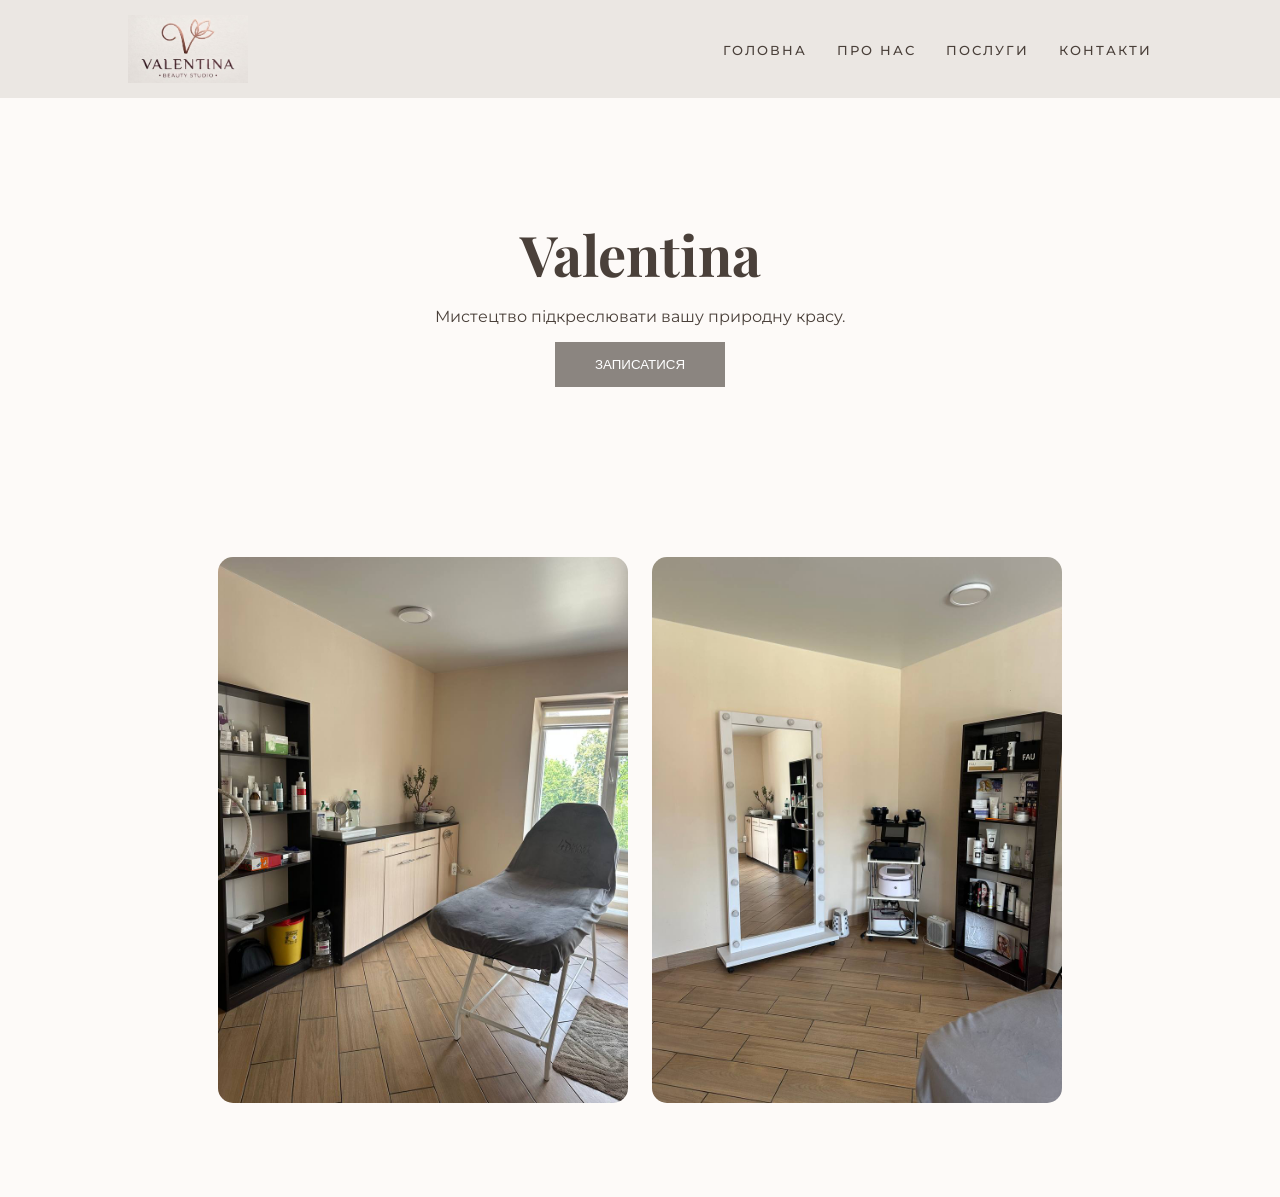
<file: index.html>
<!DOCTYPE html>
<html lang="uk">
<head>
    <meta name="google-site-verification" content="jgVhzMo74UfGDaMk71doHONRsh0X6tdI0Qc7-5JuQoM" />
    <meta charset="UTF-8">
    <meta name="viewport" content="width=device-width, initial-scale=1.0">
    <title>Valentina Beauty Studio | Головна</title>
    <link rel="stylesheet" href="style.css">
</head>
<body>

    <!-- Навігаційна панель -->
    <nav class="navbar">
        <div class="logo-container">
            <img src="img/Логотип.jpg" alt="Valentina Logo" class="logo-img">
        </div>
        <ul>
            <li><a href="index.html">Головна</a></li>
            <li><a href="about.html">Про нас</a></li>
            <li><a href="services.html">Послуги</a></li>
            <li><a href="contacts.html">Контакти</a></li>
        </ul>
    </nav>

    <!-- Головний банер -->
    <header class="hero">
        <h1>Valentina</h1>
        <p>Мистецтво підкреслювати вашу природну красу.</p>
        <button class="btn" id="cta-btn">Записатися</button>
    </header>

    <!-- Галерея студії -->
    <section class="content-section">
        <img src="img/Студія.jpg" alt="Студія" class="gallery-img">
        <img src="img/Студія2.jpg" alt="Інтер'єр" class="gallery-img">
    </section>

    <!-- Підключення скрипта -->
    <script src="script.js"></script>
</body>
</html>
</file>
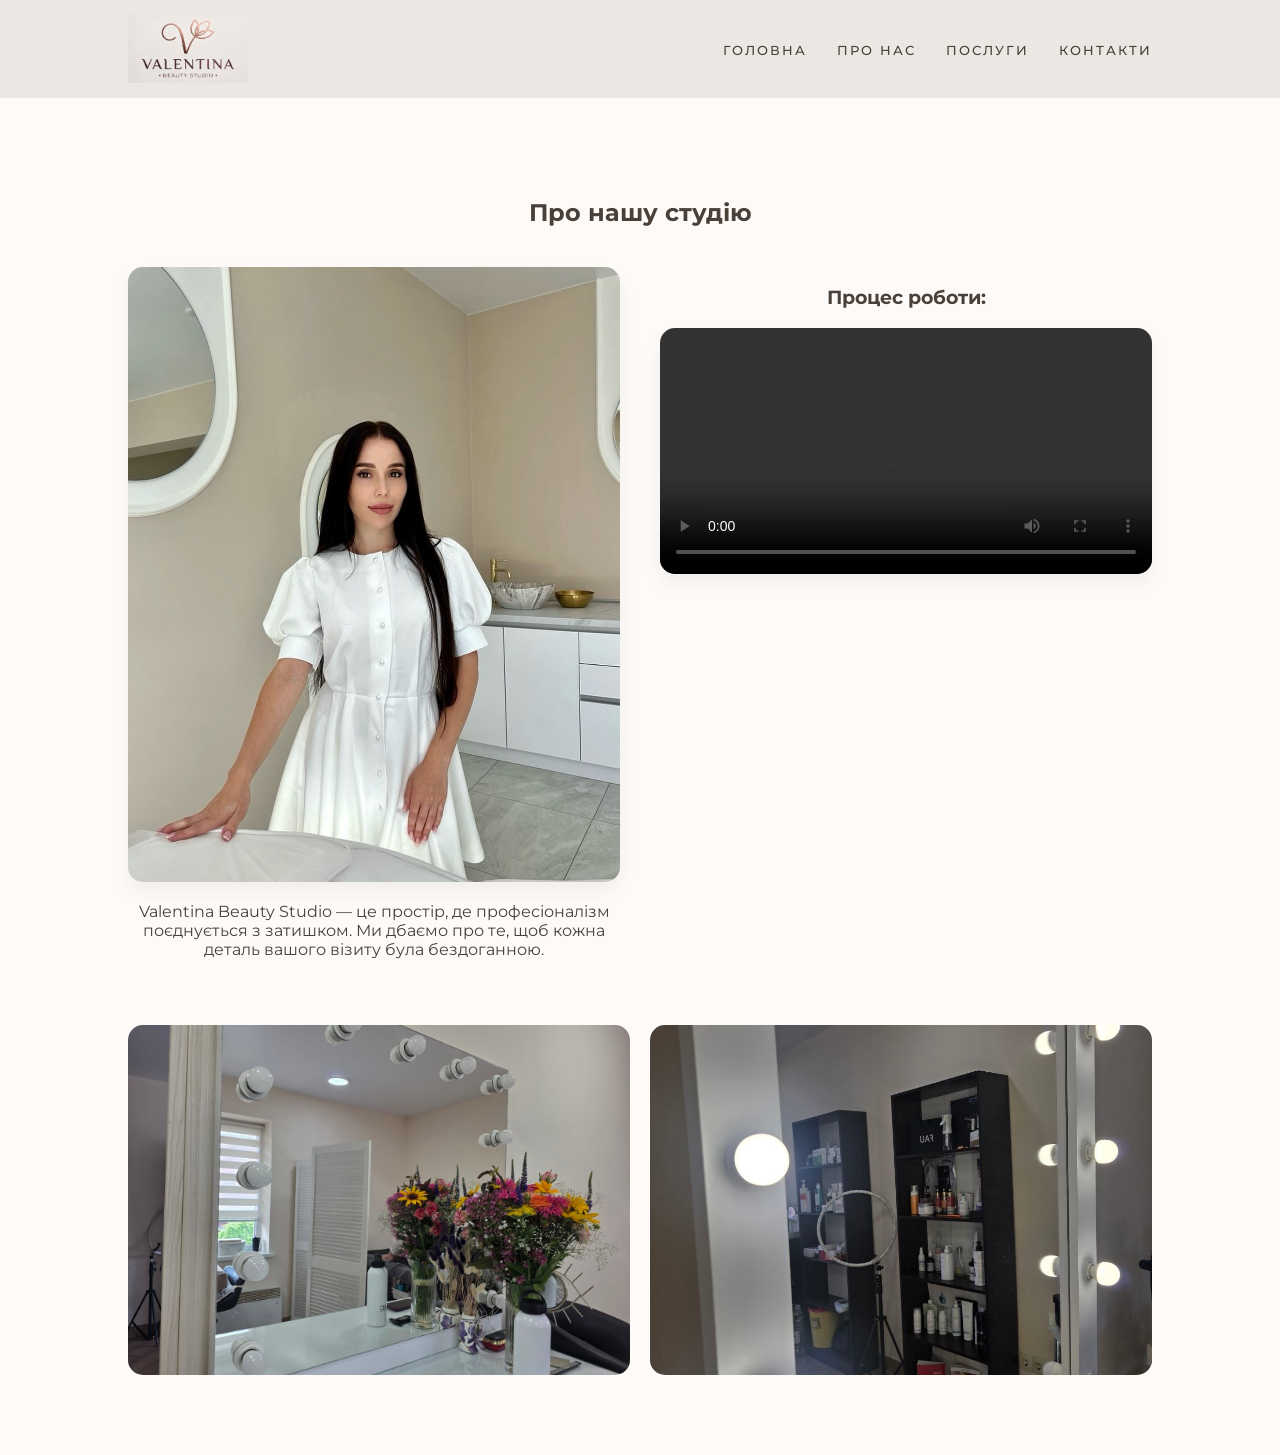
<file: about.html>
<!DOCTYPE html>
<html lang="uk">
<head>
    <meta charset="UTF-8">
    <meta name="viewport" content="width=device-width, initial-scale=1.0">
    <title>Про нас | Valentina Beauty Studio</title>
    <link rel="stylesheet" href="style.css">
</head>
<body>

    <!-- Навігаційна панель -->
    <nav class="navbar">
        <div class="logo-container">
            <img src="img/Логотип.jpg" alt="Valentina Logo" class="logo-img">
        </div>
        <ul>
            <li><a href="index.html">Головна</a></li>
            <li><a href="about.html">Про нас</a></li>
            <li><a href="services.html">Послуги</a></li>
            <li><a href="contacts.html">Контакти</a></li>
        </ul>
    </nav>

    <!-- Секція "Про нас" -->
    <section class="about-section">
        <h2>Про нашу студію</h2>
        
        <div class="about-grid">
            <!-- Блок з текстом та фото -->
            <div class="about-text-content">
                <img src="img/Майстриня.jpg" alt="Майстриня Валентина" class="about-photo">
                <p>Valentina Beauty Studio — це простір, де професіоналізм поєднується з затишком. Ми дбаємо про те, щоб кожна деталь вашого візиту була бездоганною.</p>
            </div>

            <!-- Блок з відео "Процес" -->
            <div class="about-video-content">
                <h3>Процес роботи:</h3>
                <video controls class="way-video">
                    <source src="img/Процес.mp4" type="video/mp4">
                    Ваш браузер не підтримує відео.
                </video>
            </div>
        </div>

        <!-- Галерея естетики -->
        <div class="aesthetic-gallery" style="display: grid; grid-template-columns: repeat(auto-fit, minmax(280px, 1fr)); gap: 20px; margin-top: 50px;">
            <img src="img/Естетік.jpg" alt="Естетика студії" style="width: 100%; height: 350px; object-fit: cover; border-radius: 15px;">
            <img src="img/Естетік2.jpg" alt="Деталі студії" style="width: 100%; height: 350px; object-fit: cover; border-radius: 15px;">
        </div>
    </section>

</body>
</html>
</file>
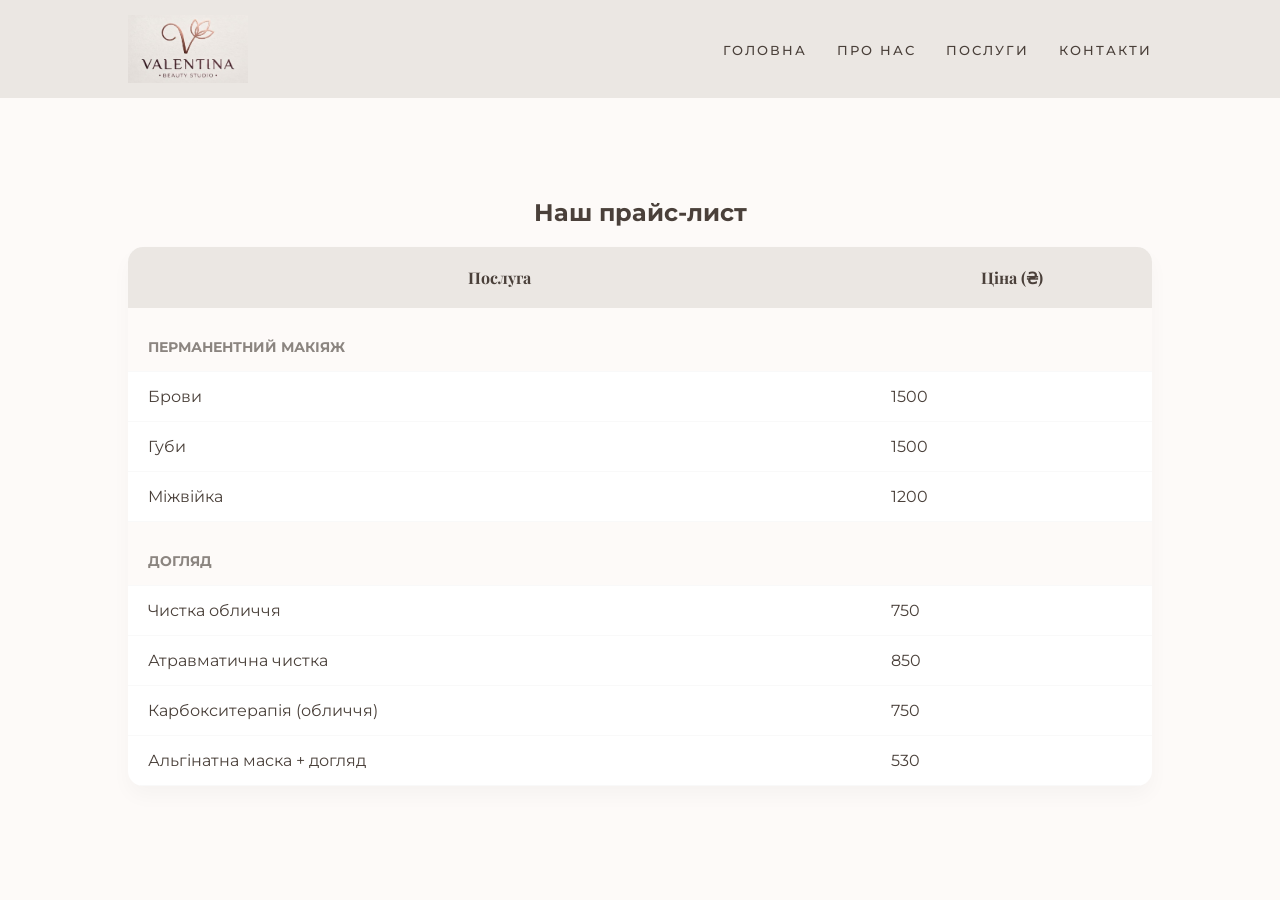
<file: services.html>
<!DOCTYPE html>
<html lang="uk">
<head>
    <meta charset="UTF-8">
    <meta name="viewport" content="width=device-width, initial-scale=1.0">
    <title>Послуги | Valentina Beauty Studio</title>
    <link rel="stylesheet" href="style.css">
</head>
<body>

    <!-- Навігація -->
    <nav class="navbar">
        <div class="logo-container">
            <img src="img/Логотип.jpg" alt="Valentina Logo" class="logo-img">
        </div>
        <ul>
            <li><a href="index.html">Головна</a></li>
            <li><a href="about.html">Про нас</a></li>
            <li><a href="services.html">Послуги</a></li>
            <li><a href="contacts.html">Контакти</a></li>
        </ul>
    </nav>

    <!-- Секція послуг -->
    <section class="services-section">
        <h2>Наш прайс-лист</h2>
        
        <div class="price-container">
            <table>
                <thead>
                    <tr>
                        <th>Послуга</th>
                        <th>Ціна (₴)</th>
                    </tr>
                </thead>
                <tbody>
                    <!-- Категорія 1 -->
                    <tr><td colspan="2" class="category">Перманентний макіяж</td></tr>
                    <tr><td>Брови</td><td>1500</td></tr>
                    <tr><td>Губи</td><td>1500</td></tr>
                    <tr><td>Міжвійка</td><td>1200</td></tr>
                    
                    <!-- Категорія 2 -->
                    <tr><td colspan="2" class="category">Догляд</td></tr>
                    <tr><td>Чистка обличчя</td><td>750</td></tr>
                    <tr><td>Атравматична чистка</td><td>850</td></tr>
                    <tr><td>Карбокситерапія (обличчя)</td><td>750</td></tr>
                    <tr><td>Альгінатна маска + догляд</td><td>530</td></tr>
                </tbody>
            </table>
        </div>
    </section>

</body>
</html>
</file>
<file: style.css>
@import url('https://fonts.googleapis.com/css2?family=Playfair+Display&family=Montserrat:wght@300;400&display=swap');

html, body {
    max-width: 100%;
    overflow-x: hidden; /* Це приховає все, що випадково вилізло за межі екрана вбік */
}

body {
    font-family: 'Montserrat', sans-serif;
    background-color: #fdfaf8;
    color: #4a403a;
    margin: 0;
}

/* Навігація */
.navbar {
    display: flex;
    justify-content: space-between;
    padding: 15px 10%;
    align-items: center;
    background-color: #ebe7e3;
}

.logo-img {
    width: 120px;
    height: auto;
    display: block;
}

nav ul {
    display: flex;
    list-style: none;
    margin: 0;
}

nav ul li {
    margin-left: 30px;
}

nav a {
    text-decoration: none;
    color: #4a403a;
    font-size: 0.8rem;
    letter-spacing: 2px;
    text-transform: uppercase;
    font-weight: 500;
}

nav a:hover {
    color: #8b8580;
}

/* Елементи сторінок */
.hero {
    text-align: center;
    padding: 80px 20px;
}

.hero h1 {
    font-family: 'Playfair Display', serif;
    font-size: 3.5rem;
    margin-bottom: 10px;
}

.btn {
    background: #8b8580;
    color: white;
    padding: 15px 40px;
    border: none;
    text-transform: uppercase;
    cursor: pointer;
    transition: 0.3s;
}

.btn:hover {
    background: #6d6864;
}

/* Секції та сітки */
.content-section, .about-section, .services-section, .contacts-section {
    padding: 80px 10%;
    text-align: center;
}

.gallery-img {
    width: 40%;
    border-radius: 15px;
    margin: 10px;
}

.about-grid {
    display: grid;
    grid-template-columns: 1fr 1fr;
    gap: 40px;
    align-items: start;
    margin-top: 40px;
}

.about-photo, .way-video {
    width: 100%;
    border-radius: 15px;
    box-shadow: 0 10px 20px rgba(0,0,0,0.05);
}

/* Таблиця */
table {
    width: 100%;
    border-collapse: collapse;
    background: #fff;
    border-radius: 15px;
    overflow: hidden;
    box-shadow: 0 10px 20px rgba(0,0,0,0.03);
}

th {
    background: #ebe7e3;
    padding: 20px;
    font-family: 'Playfair Display', serif;
}

td {
    padding: 15px 20px;
    border-bottom: 1px solid #f9f9f9;
    text-align: left;
}

.category {
    background: #fdfaf8;
    font-weight: bold;
    color: #8b8580;
    text-transform: uppercase;
    font-size: 0.9rem;
    padding-top: 30px;
}

/* Адаптивність */
@media (max-width: 768px) {
    .navbar {
        flex-direction: column;
    }
    
    nav ul {
        margin-top: 15px;
        padding: 0;
        justify-content: center;
        flex-wrap: wrap;
    }

    nav ul li {
        margin: 5px 10px;
    }

    .about-grid {
        grid-template-columns: 1fr;
    }

    .gallery-img {
        width: 90%;
    }
}
</file>
